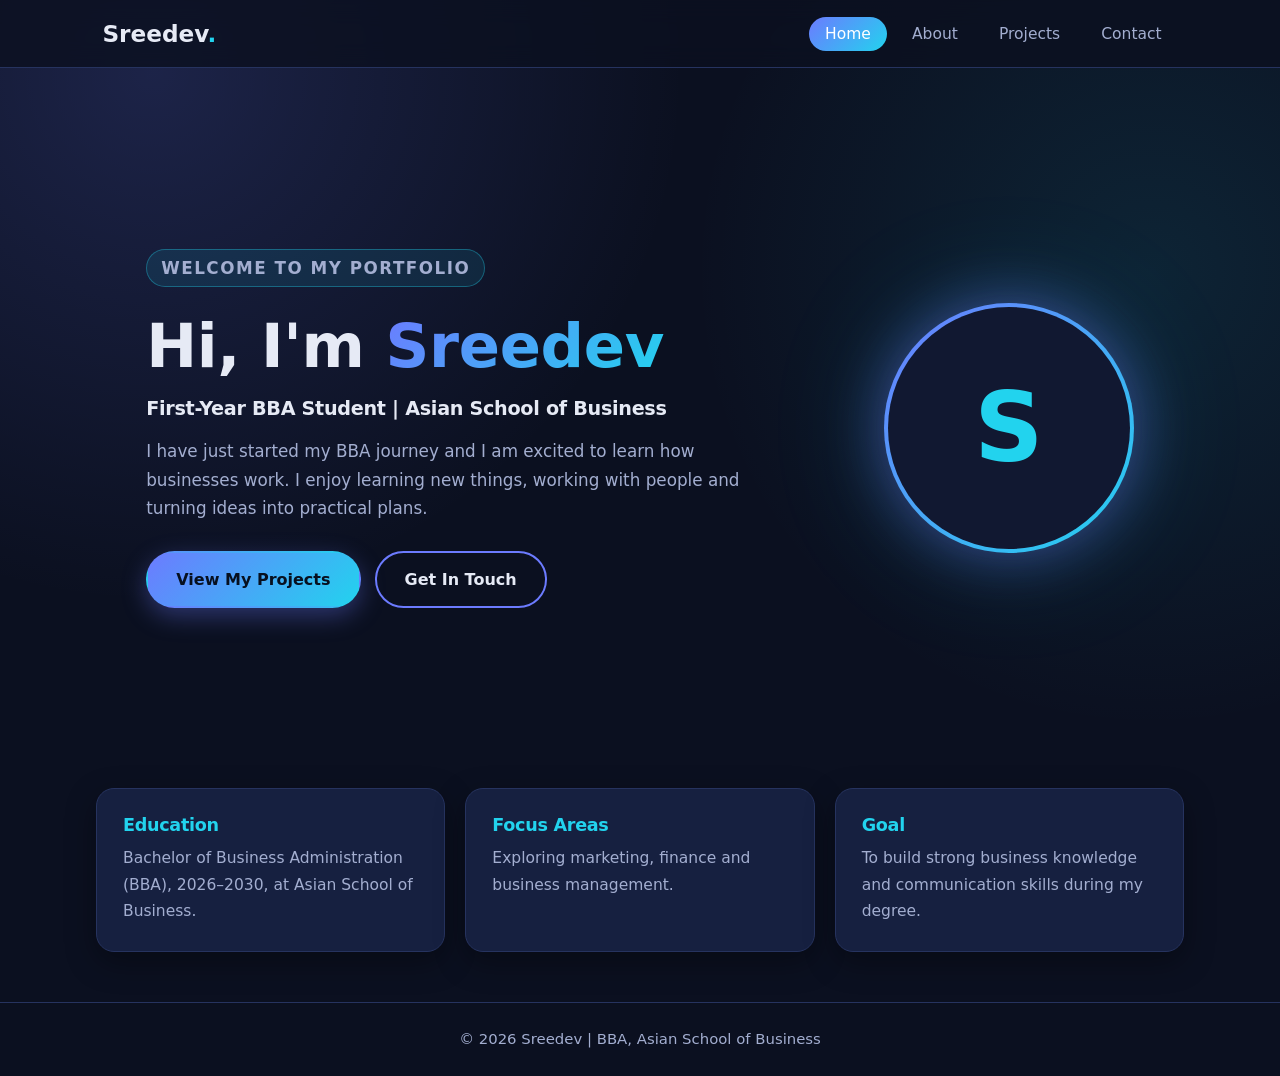
<file: index.html>
<!DOCTYPE html>
<html lang="en">
<head>
    <meta charset="UTF-8">
    <meta name="viewport" content="width=device-width, initial-scale=1.0">
    <meta name="theme-color" content="#0b1020">
    <meta name="description" content="Portfolio of a BBA student at Asian School of Business">
    <title>Sreedev | BBA Student Portfolio</title>
    <link rel="icon" href="data:image/svg+xml,%3Csvg xmlns=%27http://www.w3.org/2000/svg%27 viewBox=%270 0 100 100%27%3E%3Crect width=%27100%27 height=%27100%27 rx=%2722%27 fill=%27%230b1020%27/%3E%3Ctext x=%2750%27 y=%2774%27 font-size=%2770%27 font-weight=%27bold%27 text-anchor=%27middle%27 fill=%27%2322d3ee%27 font-family=%27Arial%27%3ES%3C/text%3E%3C/svg%3E">
    <link rel="stylesheet" href="style.css">
</head>
<body>
    <header>
        <a class="logo" href="index.html">Sreedev<span>.</span></a>
        <nav aria-label="Main navigation">
            <a href="index.html" aria-current="page">Home</a>
            <a href="about.html">About</a>
            <a href="projects.html">Projects</a>
            <a href="contact.html">Contact</a>
        </nav>
    </header>

    <main>
        <section class="hero">
            <div class="hero-content">
                <p class="eyebrow">Welcome to my portfolio</p>
                <h1>Hi, I'm <span>Sreedev</span></h1>
                <h2>First-Year BBA Student | Asian School of Business</h2>
                <p>I have just started my BBA journey and I am excited to learn how businesses work. I enjoy learning new things, working with people and turning ideas into practical plans.</p>
                <div class="btn-row">
                    <a href="projects.html" class="btn">View My Projects</a>
                    <a href="contact.html" class="btn outline">Get In Touch</a>
                </div>
            </div>
            <div class="profile-circle" role="img" aria-label="Initial S">S</div>
        </section>

        <section class="highlights" aria-label="Quick highlights">
            <div class="highlight">
                <h3>Education</h3>
                <p>Bachelor of Business Administration (BBA), 2026–2030, at Asian School of Business.</p>
            </div>
            <div class="highlight">
                <h3>Focus Areas</h3>
                <p>Exploring marketing, finance and business management.</p>
            </div>
            <div class="highlight">
                <h3>Goal</h3>
                <p>To build strong business knowledge and communication skills during my degree.</p>
            </div>
        </section>
    </main>

    <footer>
        <p>&copy; 2026 Sreedev | BBA, Asian School of Business</p>
    </footer>
</body>
</html>
</file>
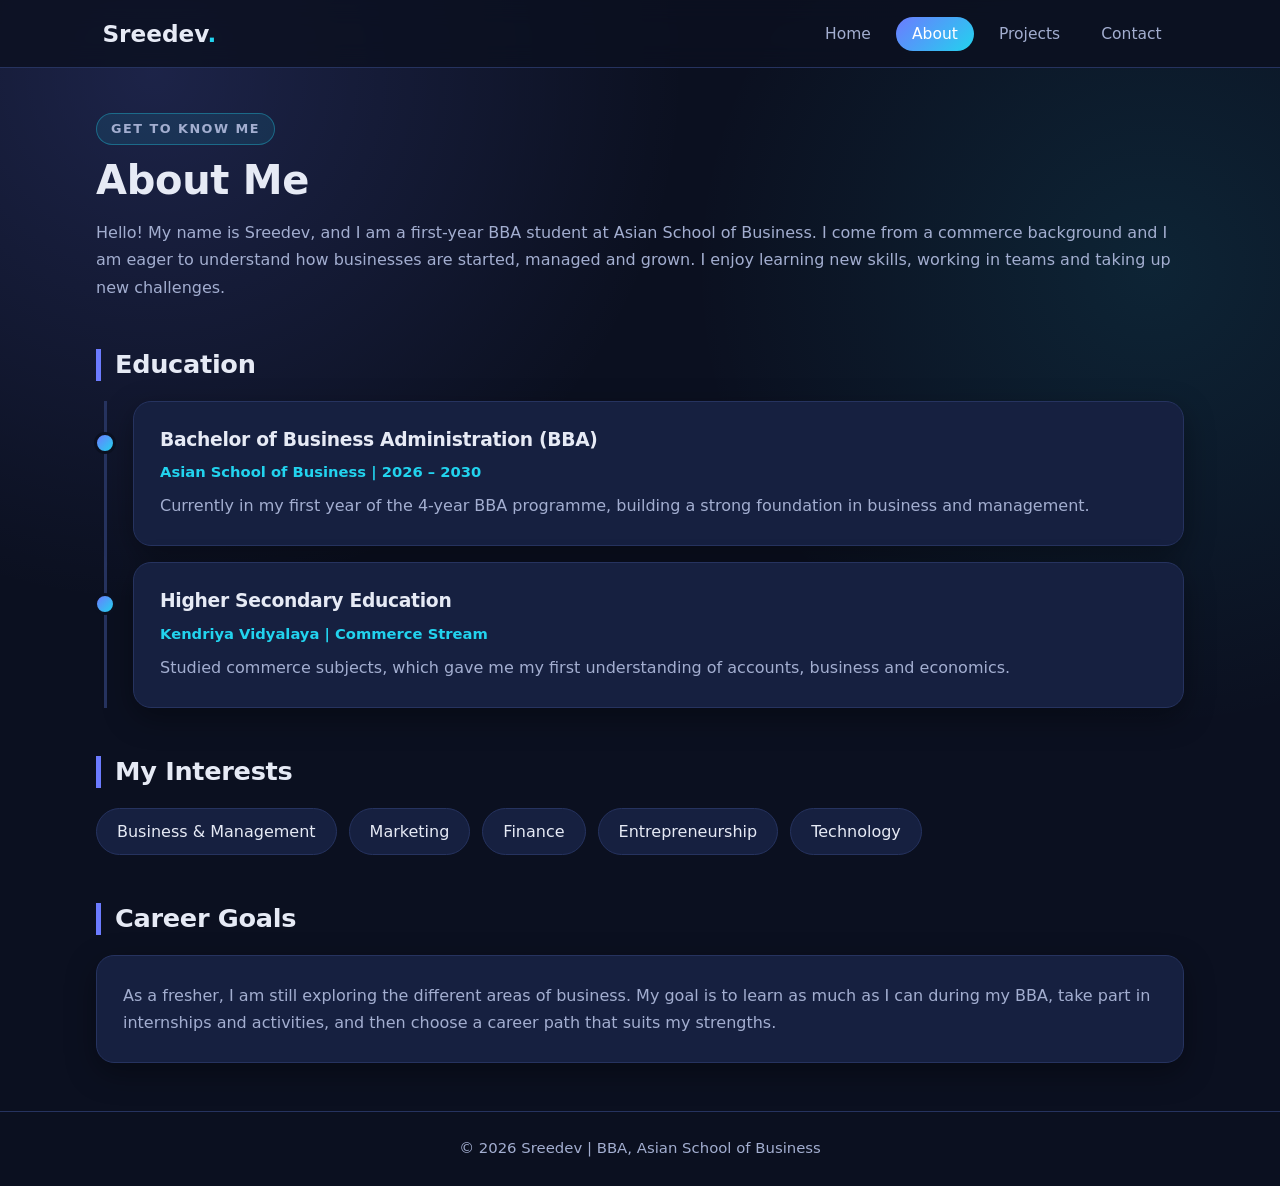
<file: about.html>
<!DOCTYPE html>
<html lang="en">
<head>
    <meta charset="UTF-8">
    <meta name="viewport" content="width=device-width, initial-scale=1.0">
    <meta name="theme-color" content="#0b1020">
    <title>About | Sreedev's Portfolio</title>
    <link rel="icon" href="data:image/svg+xml,%3Csvg xmlns=%27http://www.w3.org/2000/svg%27 viewBox=%270 0 100 100%27%3E%3Crect width=%27100%27 height=%27100%27 rx=%2722%27 fill=%27%230b1020%27/%3E%3Ctext x=%2750%27 y=%2774%27 font-size=%2770%27 font-weight=%27bold%27 text-anchor=%27middle%27 fill=%27%2322d3ee%27 font-family=%27Arial%27%3ES%3C/text%3E%3C/svg%3E">
    <link rel="stylesheet" href="style.css">
</head>
<body>
    <header>
        <a class="logo" href="index.html">Sreedev<span>.</span></a>
        <nav aria-label="Main navigation">
            <a href="index.html">Home</a>
            <a href="about.html" aria-current="page">About</a>
            <a href="projects.html">Projects</a>
            <a href="contact.html">Contact</a>
        </nav>
    </header>

    <main class="container">
        <section>
            <p class="eyebrow">Get to know me</p>
            <h1>About Me</h1>
            <p>Hello! My name is Sreedev, and I am a first-year BBA student at Asian School of Business. I come from a commerce background and I am eager to understand how businesses are started, managed and grown. I enjoy learning new skills, working in teams and taking up new challenges.</p>
        </section>

        <section>
            <h2>Education</h2>
            <div class="timeline">
                <div class="card">
                    <h3>Bachelor of Business Administration (BBA)</h3>
                    <p class="meta">Asian School of Business | 2026 – 2030</p>
                    <p>Currently in my first year of the 4-year BBA programme, building a strong foundation in business and management.</p>
                </div>
                <div class="card">
                    <h3>Higher Secondary Education</h3>
                    <p class="meta">Kendriya Vidyalaya | Commerce Stream</p>
                    <p>Studied commerce subjects, which gave me my first understanding of accounts, business and economics.</p>
                </div>
            </div>
        </section>

        <section>
            <h2>My Interests</h2>
            <ul class="interest-list">
                <li>Business &amp; Management</li>
                <li>Marketing</li>
                <li>Finance</li>
                <li>Entrepreneurship</li>
                <li>Technology</li>
            </ul>
        </section>

        <section>
            <h2>Career Goals</h2>
            <div class="card">
                <p>As a fresher, I am still exploring the different areas of business. My goal is to learn as much as I can during my BBA, take part in internships and activities, and then choose a career path that suits my strengths.</p>
            </div>
        </section>
    </main>

    <footer>
        <p>&copy; 2026 Sreedev | BBA, Asian School of Business</p>
    </footer>
</body>
</html>
</file>
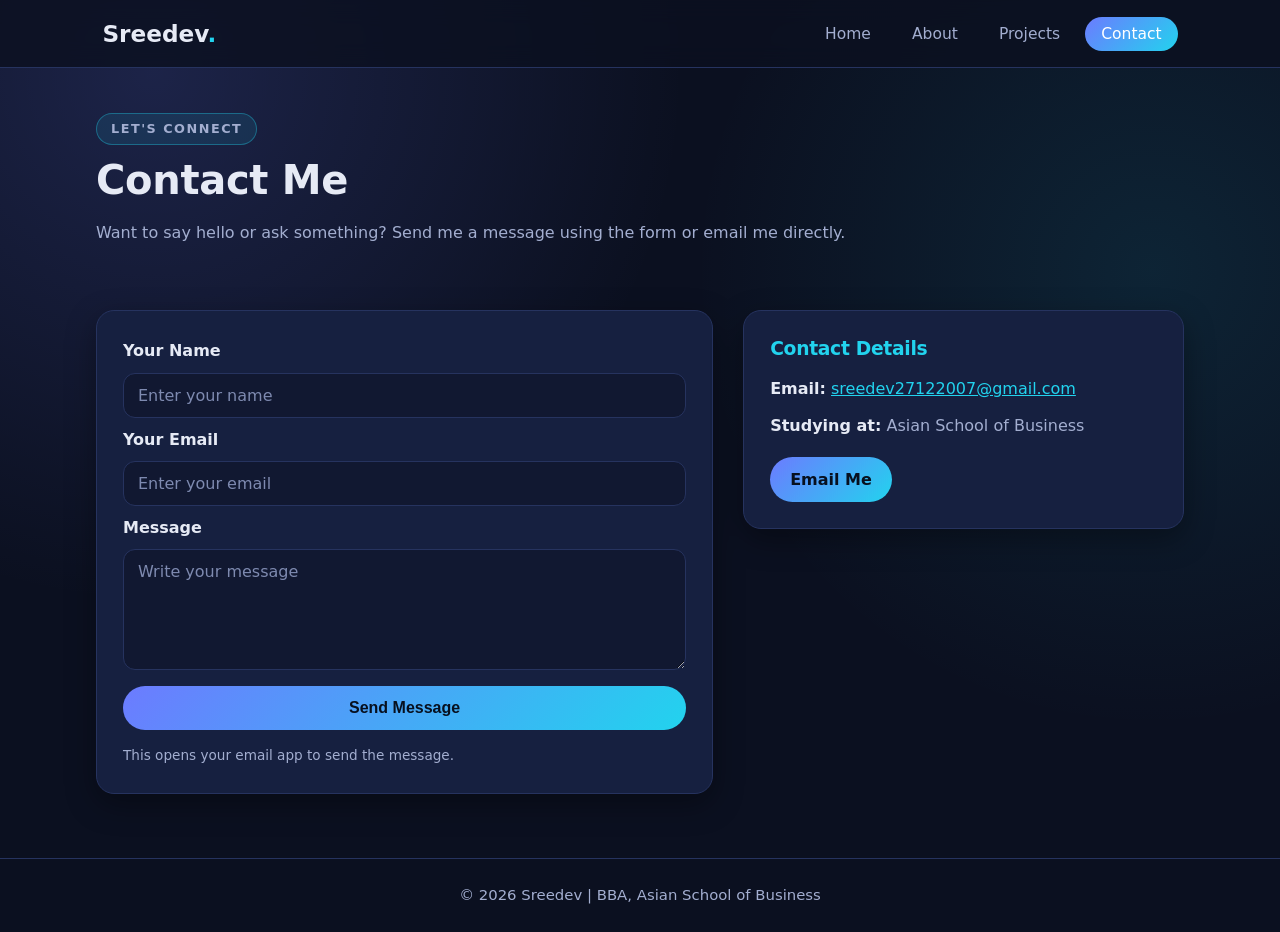
<file: contact.html>
<!DOCTYPE html>
<html lang="en">
<head>
    <meta charset="UTF-8">
    <meta name="viewport" content="width=device-width, initial-scale=1.0">
    <meta name="theme-color" content="#0b1020">
    <title>Contact | Sreedev's Portfolio</title>
    <link rel="icon" href="data:image/svg+xml,%3Csvg xmlns=%27http://www.w3.org/2000/svg%27 viewBox=%270 0 100 100%27%3E%3Crect width=%27100%27 height=%27100%27 rx=%2722%27 fill=%27%230b1020%27/%3E%3Ctext x=%2750%27 y=%2774%27 font-size=%2770%27 font-weight=%27bold%27 text-anchor=%27middle%27 fill=%27%2322d3ee%27 font-family=%27Arial%27%3ES%3C/text%3E%3C/svg%3E">
    <link rel="stylesheet" href="style.css">
</head>
<body>
    <header>
        <a class="logo" href="index.html">Sreedev<span>.</span></a>
        <nav aria-label="Main navigation">
            <a href="index.html">Home</a>
            <a href="about.html">About</a>
            <a href="projects.html">Projects</a>
            <a href="contact.html" aria-current="page">Contact</a>
        </nav>
    </header>

    <main class="container">
        <section>
            <p class="eyebrow">Let's connect</p>
            <h1>Contact Me</h1>
            <p>Want to say hello or ask something? Send me a message using the form or email me directly.</p>
        </section>

        <section class="contact-layout">
            <!-- Demo only: mailto opens the visitor's email application.
                 For a working online form, connect a backend or form service. -->
            <div class="card">
                <form class="contact-form" action="mailto:sreedev27122007@gmail.com" method="post" enctype="text/plain">
                    <label for="name">Your Name</label>
                    <input id="name" type="text" name="name" placeholder="Enter your name" required>

                    <label for="email">Your Email</label>
                    <input id="email" type="email" name="email" placeholder="Enter your email" required>

                    <label for="message">Message</label>
                    <textarea id="message" name="message" placeholder="Write your message" rows="5" required></textarea>

                    <button type="submit">Send Message</button>
                    <p class="form-note">This opens your email app to send the message.</p>
                </form>
            </div>

            <aside class="card contact-info">
                <h3>Contact Details</h3>
                <p><strong>Email:</strong> <a href="mailto:sreedev27122007@gmail.com" class="mail-link">sreedev27122007@gmail.com</a></p>
                <p><strong>Studying at:</strong> Asian School of Business</p>

                <div class="social-links">
                    <a href="mailto:sreedev27122007@gmail.com">Email Me</a>
                    <!-- Optional: add your own profile links when you have them, e.g.
                    <a href="https://www.linkedin.com/in/your-username" target="_blank" rel="noopener noreferrer">LinkedIn</a>
                    <a href="https://www.instagram.com/your-username" target="_blank" rel="noopener noreferrer">Instagram</a> -->
                </div>
            </aside>
        </section>
    </main>

    <footer>
        <p>&copy; 2026 Sreedev | BBA, Asian School of Business</p>
    </footer>
</body>
</html>
</file>
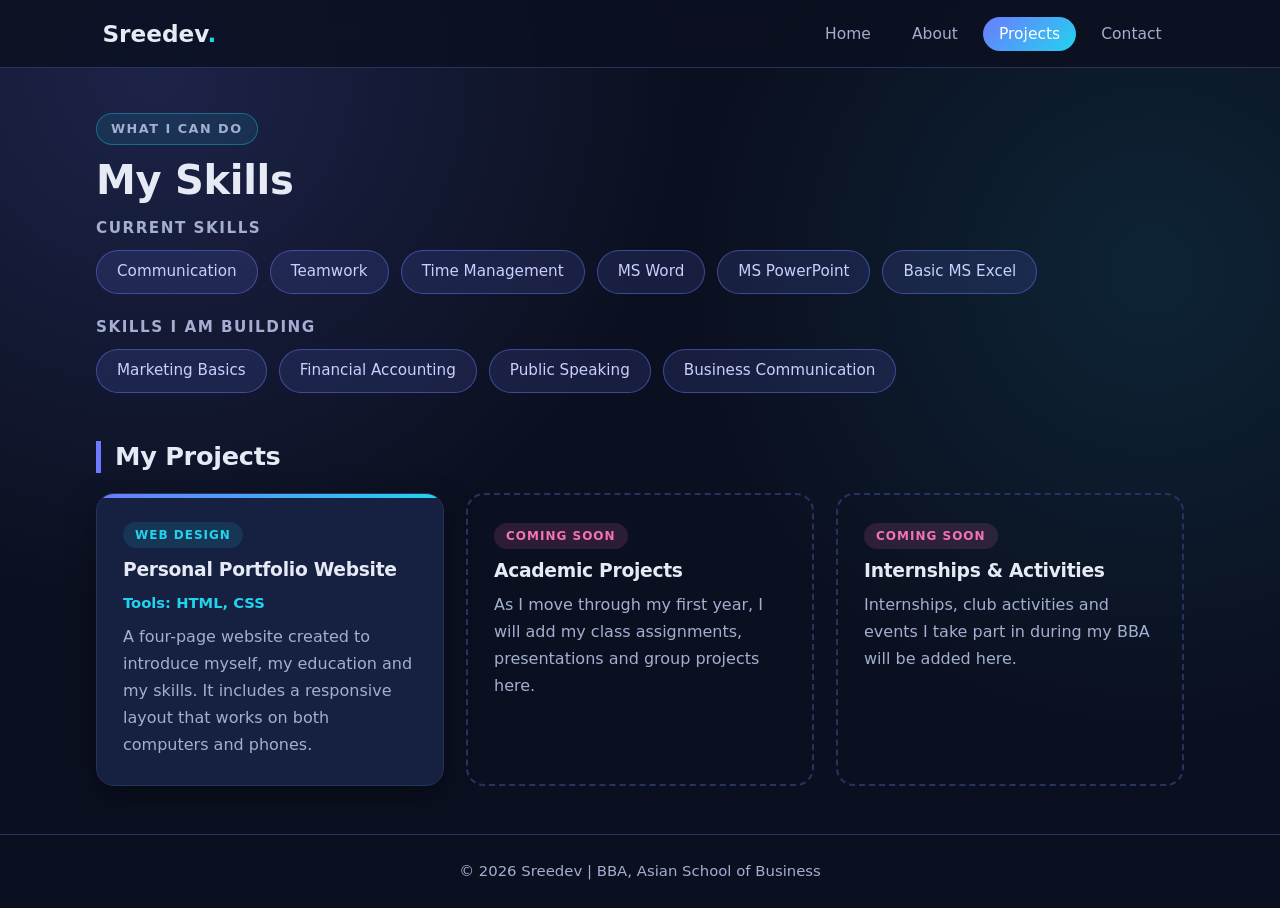
<file: projects.html>
<!DOCTYPE html>
<html lang="en">
<head>
    <meta charset="UTF-8">
    <meta name="viewport" content="width=device-width, initial-scale=1.0">
    <meta name="theme-color" content="#0b1020">
    <title>Skills &amp; Projects | Sreedev's Portfolio</title>
    <link rel="icon" href="data:image/svg+xml,%3Csvg xmlns=%27http://www.w3.org/2000/svg%27 viewBox=%270 0 100 100%27%3E%3Crect width=%27100%27 height=%27100%27 rx=%2722%27 fill=%27%230b1020%27/%3E%3Ctext x=%2750%27 y=%2774%27 font-size=%2770%27 font-weight=%27bold%27 text-anchor=%27middle%27 fill=%27%2322d3ee%27 font-family=%27Arial%27%3ES%3C/text%3E%3C/svg%3E">
    <link rel="stylesheet" href="style.css">
</head>
<body>
    <header>
        <a class="logo" href="index.html">Sreedev<span>.</span></a>
        <nav aria-label="Main navigation">
            <a href="index.html">Home</a>
            <a href="about.html">About</a>
            <a href="projects.html" aria-current="page">Projects</a>
            <a href="contact.html">Contact</a>
        </nav>
    </header>

    <main class="container">
        <section>
            <p class="eyebrow">What I can do</p>
            <h1>My Skills</h1>

            <div class="skill-group">
                <h3>Current Skills</h3>
                <div class="skills">
                    <span>Communication</span>
                    <span>Teamwork</span>
                    <span>Time Management</span>
                    <span>MS Word</span>
                    <span>MS PowerPoint</span>
                    <span>Basic MS Excel</span>
                </div>
            </div>

            <div class="skill-group">
                <h3>Skills I Am Building</h3>
                <div class="skills">
                    <span>Marketing Basics</span>
                    <span>Financial Accounting</span>
                    <span>Public Speaking</span>
                    <span>Business Communication</span>
                </div>
            </div>
        </section>

        <section>
            <h2>My Projects</h2>
            <div class="project-container">
                <article class="card">
                    <span class="tag">Web Design</span>
                    <h3>Personal Portfolio Website</h3>
                    <p class="meta">Tools: HTML, CSS</p>
                    <p>A four-page website created to introduce myself, my education and my skills. It includes a responsive layout that works on both computers and phones.</p>
                </article>
                <article class="card coming">
                    <span class="tag">Coming Soon</span>
                    <h3>Academic Projects</h3>
                    <p>As I move through my first year, I will add my class assignments, presentations and group projects here.</p>
                </article>
                <article class="card coming">
                    <span class="tag">Coming Soon</span>
                    <h3>Internships &amp; Activities</h3>
                    <p>Internships, club activities and events I take part in during my BBA will be added here.</p>
                </article>
            </div>
        </section>
    </main>

    <footer>
        <p>&copy; 2026 Sreedev | BBA, Asian School of Business</p>
    </footer>
</body>
</html>
</file>
<file: style.css>
/* =====================================================
   Sreedev - BBA Student Portfolio
   Theme: modern dark (midnight blue) with indigo + cyan glow
   ===================================================== */

* { margin: 0; padding: 0; box-sizing: border-box; }

:root {
    --bg: #0b1020;
    --bg-soft: #111831;
    --card: #162040;
    --card-border: #26335f;
    --text: #e6eaf5;
    --muted: #a3aed0;
    --indigo: #6c7bff;
    --cyan: #22d3ee;
    --pink: #f472b6;
    --gradient: linear-gradient(135deg, #6c7bff 0%, #22d3ee 100%);
    --radius: 18px;
    --shadow: 0 10px 30px rgba(0, 0, 0, 0.35);
}

html { scroll-behavior: smooth; }

body {
    font-family: "Segoe UI", system-ui, -apple-system, Roboto, Helvetica, Arial, sans-serif;
    background-color: var(--bg);
    background-image:
        radial-gradient(circle at 12% 8%, rgba(108, 123, 255, 0.18), transparent 38%),
        radial-gradient(circle at 90% 30%, rgba(34, 211, 238, 0.10), transparent 35%);
    background-attachment: fixed;
    color: var(--text);
    line-height: 1.7;
}

h1, h2, h3 { line-height: 1.25; letter-spacing: -0.3px; }

a { color: var(--cyan); }

/* ---------- Header / Navigation ---------- */
header {
    position: sticky;
    top: 0;
    z-index: 10;
    background-color: rgba(11, 16, 32, 0.82);
    backdrop-filter: blur(12px);
    -webkit-backdrop-filter: blur(12px);
    border-bottom: 1px solid var(--card-border);
    padding: 14px 8%;
    display: flex;
    justify-content: space-between;
    align-items: center;
    flex-wrap: wrap;
    gap: 12px;
}

.logo {
    font-size: 1.45rem;
    font-weight: 800;
    text-decoration: none;
    color: var(--text);
}
.logo span { color: var(--cyan); }

nav a {
    color: var(--muted);
    text-decoration: none;
    margin-left: 4px;
    padding: 8px 16px;
    border-radius: 999px;
    font-size: 0.97rem;
    font-weight: 500;
    transition: color 0.2s, background-color 0.2s;
}
nav a:hover { color: var(--text); background-color: rgba(255, 255, 255, 0.08); }
nav a[aria-current="page"] { color: #fff; background: var(--gradient); }

main { min-height: 70vh; }

/* ---------- Hero (Home) ---------- */
.hero {
    min-height: 80vh;
    display: flex;
    justify-content: space-around;
    align-items: center;
    gap: 40px;
    padding: 60px 8%;
    flex-wrap: wrap;
    animation: fadeUp 0.8s ease both;
}
.hero-content { max-width: 610px; }

.eyebrow {
    display: inline-block;
    color: var(--cyan);
    background-color: rgba(34, 211, 238, 0.10);
    border: 1px solid rgba(34, 211, 238, 0.35);
    padding: 4px 14px;
    border-radius: 999px;
    font-weight: 600;
    font-size: 0.8rem;
    text-transform: uppercase;
    letter-spacing: 1.5px;
    margin-bottom: 10px;
}

.hero-content h1 { font-size: clamp(2.4rem, 6vw, 3.8rem); margin: 12px 0; font-weight: 800; }
.hero-content h1 span {
    background: var(--gradient);
    -webkit-background-clip: text;
    background-clip: text;
    -webkit-text-fill-color: transparent;
    color: var(--cyan);
}
.hero-content h2 { color: var(--text); font-size: 1.2rem; font-weight: 600; margin-bottom: 16px; }
.hero-content p { color: var(--muted); font-size: 1.05rem; }

.btn-row { display: flex; gap: 14px; flex-wrap: wrap; margin-top: 28px; }

.btn {
    display: inline-block;
    background: var(--gradient);
    color: #07101f;
    padding: 13px 28px;
    text-decoration: none;
    font-weight: 700;
    border-radius: 999px;
    border: 2px solid transparent;
    box-shadow: 0 8px 24px rgba(108, 123, 255, 0.35);
    transition: transform 0.2s, box-shadow 0.2s;
}
.btn:hover { transform: translateY(-3px); box-shadow: 0 12px 30px rgba(34, 211, 238, 0.35); }
.btn.outline {
    background: transparent;
    color: var(--text);
    border-color: var(--indigo);
    box-shadow: none;
}
.btn.outline:hover { background-color: rgba(108, 123, 255, 0.18); }

.profile-circle {
    width: 250px;
    height: 250px;
    border-radius: 50%;
    background: var(--bg-soft);
    color: var(--cyan);
    display: flex;
    justify-content: center;
    align-items: center;
    font-size: 6rem;
    font-weight: 800;
    border: 4px solid transparent;
    background-image: linear-gradient(var(--bg-soft), var(--bg-soft)), var(--gradient);
    background-origin: border-box;
    background-clip: padding-box, border-box;
    box-shadow: 0 0 60px rgba(108, 123, 255, 0.45), 0 0 120px rgba(34, 211, 238, 0.18);
}

/* ---------- Highlights strip (Home) ---------- */
.highlights {
    width: 85%;
    max-width: 1100px;
    margin: 0 auto 50px;
    display: grid;
    grid-template-columns: repeat(3, minmax(0, 1fr));
    gap: 20px;
}
.highlight {
    background-color: var(--card);
    border: 1px solid var(--card-border);
    border-radius: var(--radius);
    padding: 26px;
    box-shadow: var(--shadow);
    transition: transform 0.2s, border-color 0.2s;
}
.highlight:hover { transform: translateY(-4px); border-color: var(--indigo); }
.highlight h3 { font-size: 1.1rem; margin-bottom: 8px; color: var(--cyan); }
.highlight p { color: var(--muted); font-size: 0.97rem; }

/* ---------- Generic page container ---------- */
.container { width: 85%; max-width: 1100px; margin: 45px auto; animation: fadeUp 0.7s ease both; }
.container section { margin-bottom: 48px; }

.container h1 { font-size: 2.5rem; margin-bottom: 14px; font-weight: 800; }
.container h2 {
    font-size: 1.6rem;
    margin-bottom: 20px;
    padding-left: 14px;
    border-left: 5px solid var(--indigo);
}
.container p { color: var(--muted); }

/* ---------- Cards ---------- */
.card {
    background-color: var(--card);
    border: 1px solid var(--card-border);
    padding: 26px;
    margin: 16px 0;
    border-radius: var(--radius);
    box-shadow: var(--shadow);
}
.card h3 { color: var(--text); margin-bottom: 8px; }
.card .meta { color: var(--cyan); font-weight: 600; font-size: 0.92rem; margin-bottom: 8px; }

/* Education timeline (About) */
.timeline { border-left: 3px solid var(--card-border); padding-left: 26px; margin-left: 8px; }
.timeline .card { position: relative; }
.timeline .card::before {
    content: "";
    position: absolute;
    left: -40px;
    top: 30px;
    width: 16px;
    height: 16px;
    background: var(--gradient);
    border: 3px solid var(--bg);
    border-radius: 50%;
}

.interest-list { list-style: none; display: flex; flex-wrap: wrap; gap: 12px; }
.interest-list li {
    background-color: var(--card);
    color: var(--text);
    font-weight: 500;
    padding: 9px 20px;
    border-radius: 999px;
    border: 1px solid var(--card-border);
    transition: border-color 0.2s, transform 0.2s;
}
.interest-list li:hover { border-color: var(--cyan); transform: translateY(-2px); }

/* ---------- Skills & Projects ---------- */
.skill-group { margin-bottom: 24px; }
.skill-group h3 { color: var(--muted); font-size: 0.95rem; text-transform: uppercase; letter-spacing: 1.5px; margin-bottom: 12px; }

.skills { display: flex; flex-wrap: wrap; gap: 12px; }
.skills span {
    background-color: rgba(108, 123, 255, 0.14);
    color: #c9d0ff;
    border: 1px solid rgba(108, 123, 255, 0.45);
    padding: 8px 20px;
    border-radius: 999px;
    font-size: 0.95rem;
    font-weight: 500;
}

.project-container {
    display: grid;
    grid-template-columns: repeat(3, minmax(0, 1fr));
    gap: 22px;
}
.project-container .card {
    margin: 0;
    position: relative;
    overflow: hidden;
    transition: transform 0.2s, border-color 0.2s;
}
.project-container .card::before {
    content: "";
    position: absolute;
    inset: 0 0 auto 0;
    height: 4px;
    background: var(--gradient);
}
.project-container .card:hover { transform: translateY(-5px); border-color: var(--indigo); }

.tag {
    display: inline-block;
    background-color: rgba(34, 211, 238, 0.12);
    color: var(--cyan);
    font-size: 0.75rem;
    font-weight: 700;
    letter-spacing: 1px;
    text-transform: uppercase;
    padding: 3px 12px;
    border-radius: 999px;
    margin-bottom: 10px;
}

.card.coming {
    background-color: transparent;
    border: 2px dashed var(--card-border);
    box-shadow: none;
}
.card.coming::before { display: none; }
.card.coming .tag { background-color: rgba(244, 114, 182, 0.14); color: var(--pink); }

/* ---------- Contact ---------- */
.contact-layout { display: grid; grid-template-columns: 1.4fr 1fr; gap: 30px; align-items: start; }

.contact-form { display: flex; flex-direction: column; gap: 8px; }
.contact-form label { font-weight: 600; color: var(--text); }
.contact-form input,
.contact-form textarea {
    width: 100%;
    padding: 12px 14px;
    border: 1.5px solid var(--card-border);
    border-radius: 12px;
    font-size: 1rem;
    font-family: inherit;
    background-color: var(--bg-soft);
    color: var(--text);
}
.contact-form input::placeholder,
.contact-form textarea::placeholder { color: #7e8ab0; }
.contact-form input:focus,
.contact-form textarea:focus { outline: 3px solid rgba(34, 211, 238, 0.35); border-color: var(--cyan); }
.contact-form button {
    background: var(--gradient);
    color: #07101f;
    padding: 13px;
    margin-top: 8px;
    border: none;
    border-radius: 999px;
    cursor: pointer;
    font-size: 1rem;
    font-weight: 700;
    transition: transform 0.2s;
}
.contact-form button:hover { transform: translateY(-2px); }

.contact-info h3 { color: var(--cyan); margin-bottom: 14px; }
.contact-info p { margin-bottom: 10px; }
.contact-info strong { color: var(--text); }
.mail-link { color: var(--cyan); word-break: break-all; }

.social-links { display: flex; gap: 12px; flex-wrap: wrap; margin-top: 18px; }
.social-links a {
    color: #07101f;
    background: var(--gradient);
    text-decoration: none;
    font-weight: 700;
    padding: 9px 20px;
    border-radius: 999px;
    transition: transform 0.2s;
}
.social-links a:hover { transform: translateY(-2px); }

.form-note { font-size: 0.85rem; color: var(--muted); margin-top: 6px; }

/* ---------- Footer ---------- */
footer {
    text-align: center;
    padding: 24px;
    margin-top: 30px;
    border-top: 1px solid var(--card-border);
    color: var(--muted);
    font-size: 0.93rem;
}

/* ---------- Animation ---------- */
@keyframes fadeUp {
    from { opacity: 0; transform: translateY(18px); }
    to   { opacity: 1; transform: none; }
}
@media (prefers-reduced-motion: reduce) {
    * { animation: none !important; transition: none !important; }
}

/* ---------- Responsive ---------- */
@media screen and (max-width: 900px) {
    .project-container { grid-template-columns: repeat(2, minmax(0, 1fr)); }
}

@media screen and (max-width: 768px) {
    header { flex-direction: column; }
    nav { text-align: center; }
    nav a { display: inline-block; margin: 4px 2px; }

    .hero { flex-direction: column-reverse; text-align: center; padding-top: 40px; }
    .btn-row { justify-content: center; }
    .profile-circle { width: 180px; height: 180px; font-size: 4.2rem; }

    .highlights,
    .project-container,
    .contact-layout { grid-template-columns: 1fr; }

    .container { width: 90%; }
}
</file>
